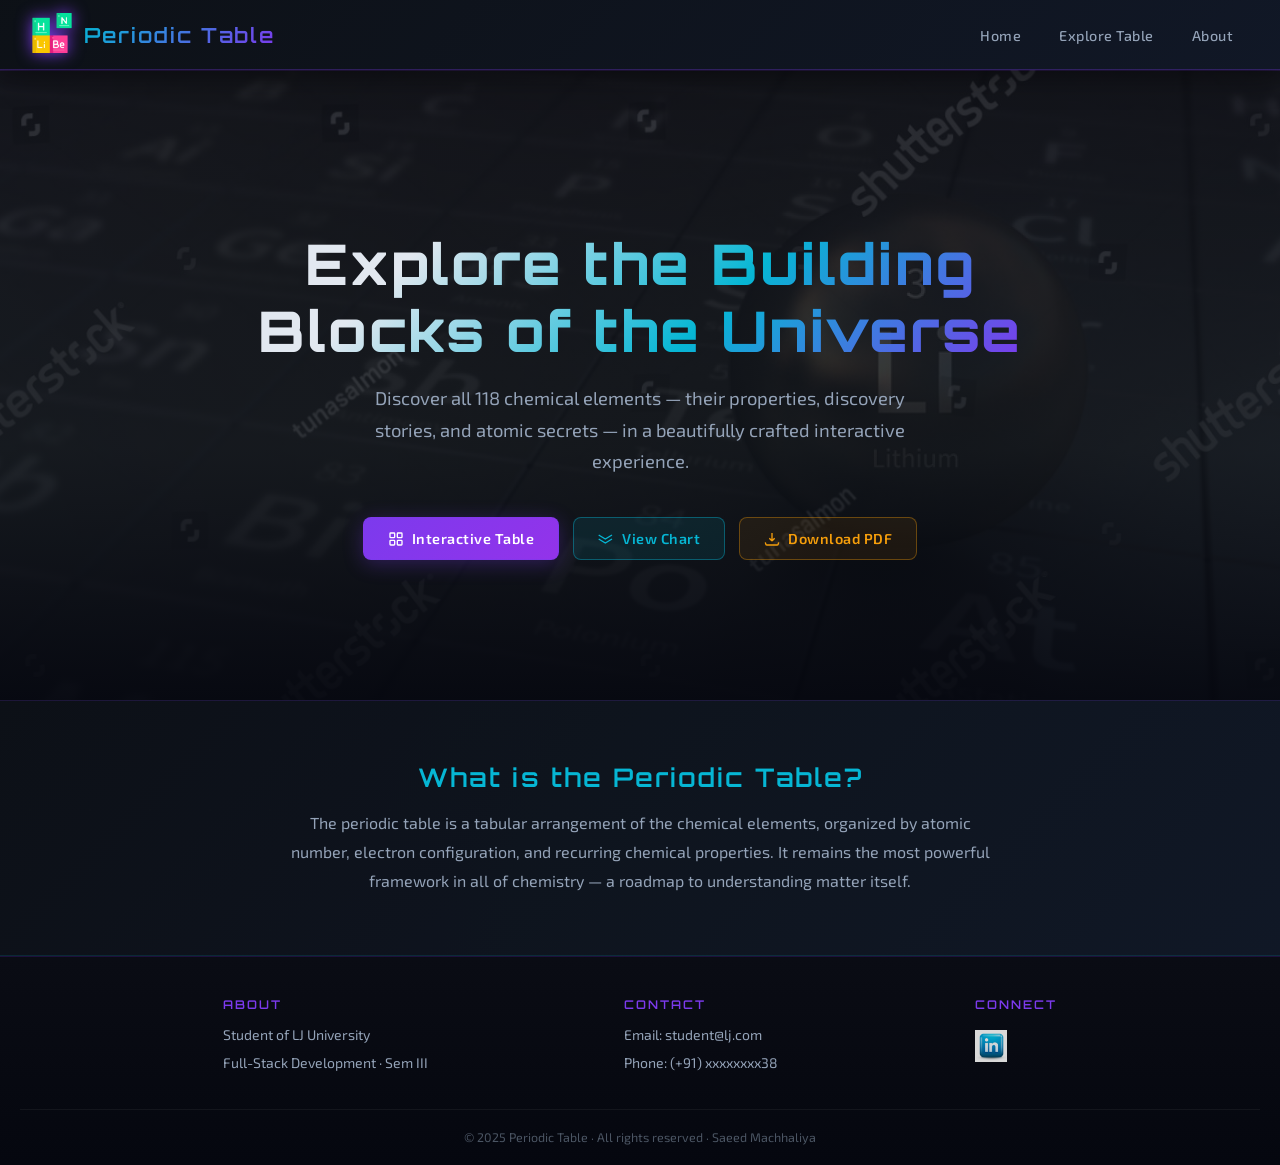
<file: index.html>
<!DOCTYPE html>
<html lang="en">
<head>
  <meta charset="UTF-8" />
  <meta name="viewport" content="width=device-width, initial-scale=1.0" />
  <meta name="description" content="Explore all 118 chemical elements with their properties, history, and facts — in a stunning interactive periodic table." />
  <title>Periodic Table — Interactive Element Explorer</title>
  <link rel="icon" href="assets/periodic-table.png" type="image/png" />
  <link rel="stylesheet" href="style/style.css" />
</head>
<body>

  <!-- ═══════════════════════ HEADER ═══════════════════════ -->
  <header>
    <div class="logo">
      <a href="index.html"><img src="assets/periodic-table.png" alt="Periodic Table Logo" /></a>
      <h1>Periodic Table</h1>
    </div>
    <nav aria-label="Main navigation">
      <ul>
        <li><a href="#home">Home</a></li>
        <li><a href="periodicTable.html">Explore Table</a></li>
        <li><a href="about.html">About</a></li>
      </ul>
    </nav>
  </header>

  <!-- ═══════════════════════ MAIN ═══════════════════════ -->
  <main>

    <!-- Hero Section -->
    <section id="home">
      <h2>Explore the Building<br/>Blocks of the Universe</h2>
      <p>Discover all 118 chemical elements — their properties, discovery stories, and atomic secrets — in a beautifully crafted interactive experience.</p>

      <div class="btn-group">
        <a href="periodicTable.html" class="btn btn-primary" id="btn-explore-table">
          <svg width="16" height="16" fill="none" stroke="currentColor" stroke-width="2" viewBox="0 0 24 24"><rect x="3" y="3" width="7" height="7" rx="1"/><rect x="14" y="3" width="7" height="7" rx="1"/><rect x="3" y="14" width="7" height="7" rx="1"/><rect x="14" y="14" width="7" height="7" rx="1"/></svg>
          Interactive Table
        </a>
        <a href="assets/PeriodicTable.png" class="btn btn-secondary" id="btn-view-chart" target="_blank">
          <svg width="16" height="16" fill="none" stroke="currentColor" stroke-width="2" viewBox="0 0 24 24"><path d="M1 6l10 6 10-6"/><path d="M1 12l10 6 10-6"/></svg>
          View Chart
        </a>
        <a href="assets/PeriodicTableMuted2018.pdf" class="btn btn-outline" id="btn-download-pdf" target="_blank">
          <svg width="16" height="16" fill="none" stroke="currentColor" stroke-width="2" viewBox="0 0 24 24"><path d="M12 15V3m0 12l-4-4m4 4l4-4"/><path d="M2 17l.621 2.485A2 2 0 004.561 21h14.878a2 2 0 001.94-1.515L22 17"/></svg>
          Download PDF
        </a>
      </div>
    </section>

    <!-- About Blurb -->
    <section id="about">
      <h2>What is the Periodic Table?</h2>
      <p>The periodic table is a tabular arrangement of the chemical elements, organized by atomic number, electron configuration, and recurring chemical properties. It remains the most powerful framework in all of chemistry — a roadmap to understanding matter itself.</p>
    </section>

  </main>

  <!-- ═══════════════════════ FOOTER ═══════════════════════ -->
  <footer class="footer">
    <div class="footer-content">
      <div class="footer-section">
        <h3>About</h3>
        <p>Student of LJ University</p>
        <p>Full-Stack Development · Sem III</p>
      </div>
      <div class="footer-section">
        <h3>Contact</h3>
        <p>Email: student@lj.com</p>
        <p>Phone: (+91) xxxxxxxx38</p>
      </div>
      <div class="footer-section">
        <h3>Connect</h3>
        <a href="https://www.linkedin.com/in/saeed-machhaliya-464907284" target="_blank" aria-label="LinkedIn Profile">
          <img src="assets/linkedin-logo-3D.webp" alt="LinkedIn" />
        </a>
      </div>
    </div>
    <p class="footer-bottom">© 2025 Periodic Table · All rights reserved · Saeed Machhaliya</p>
  </footer>

</body>
</html>
</file>
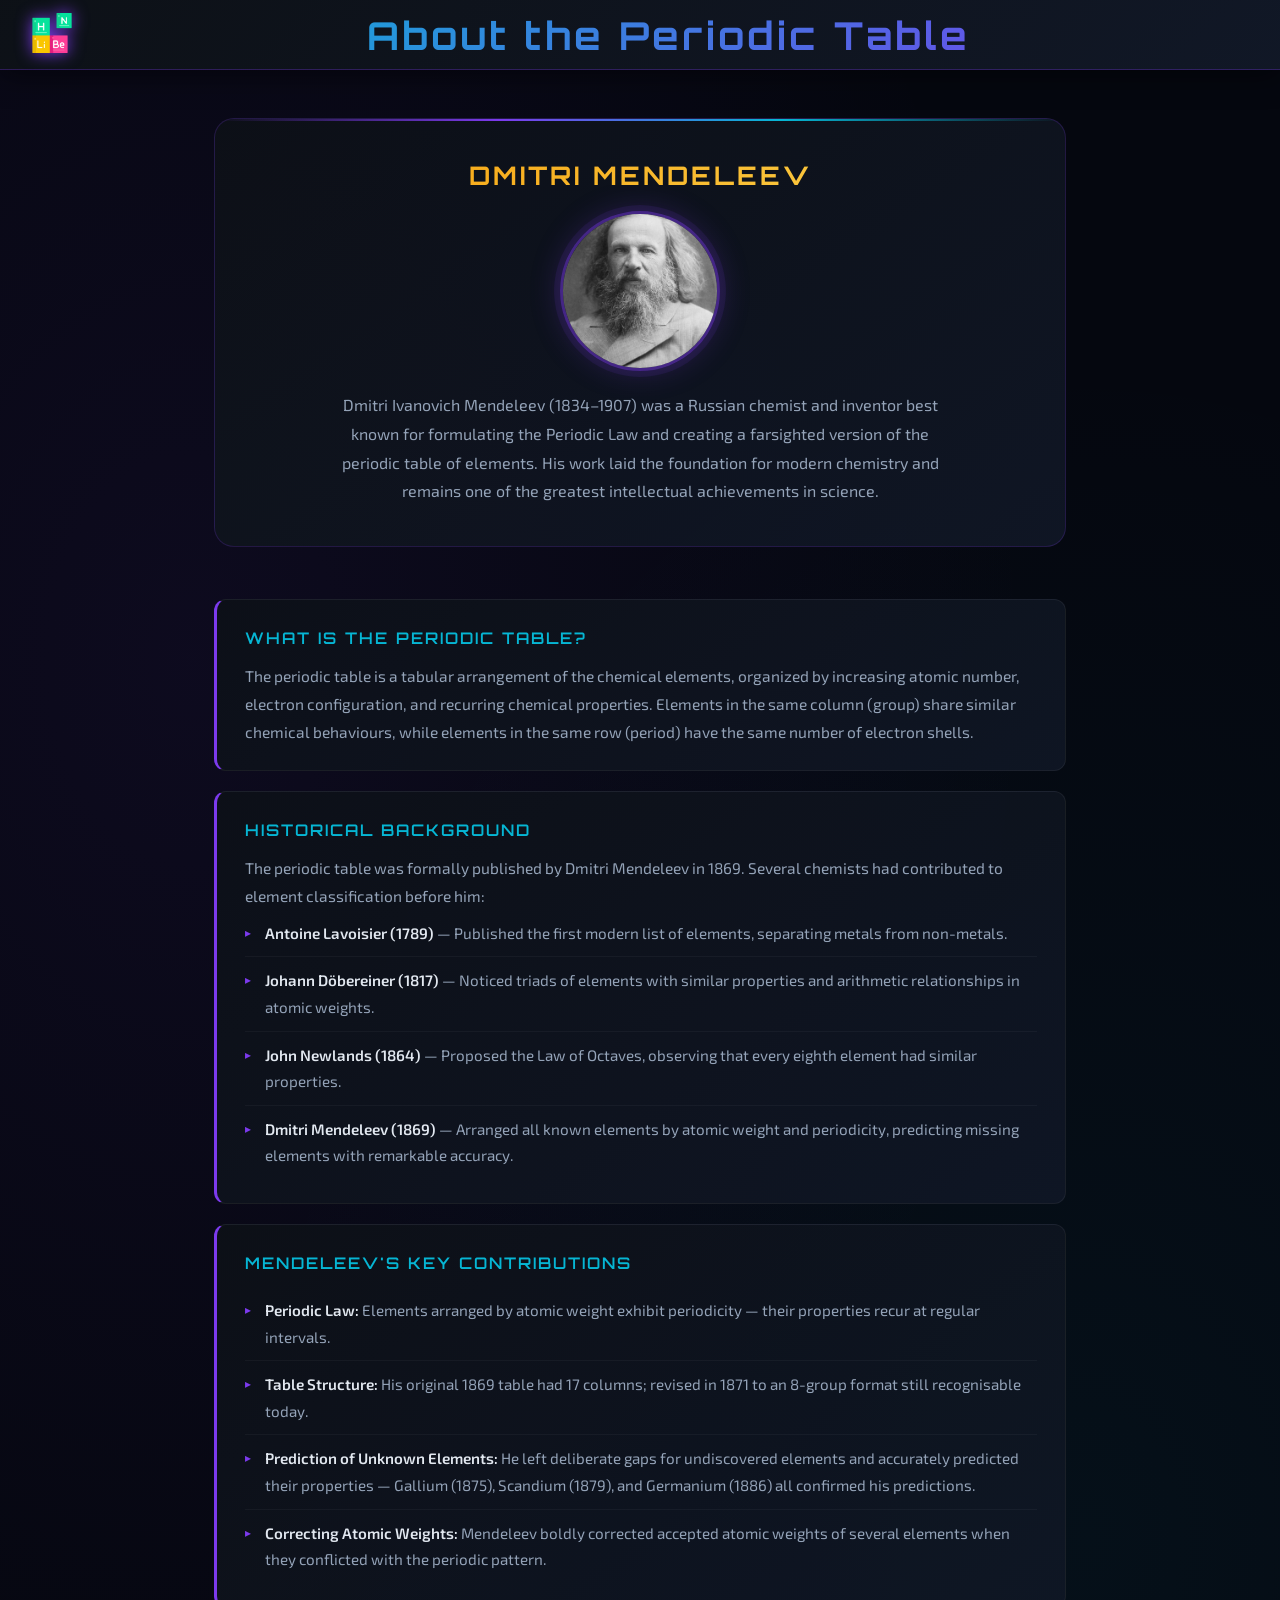
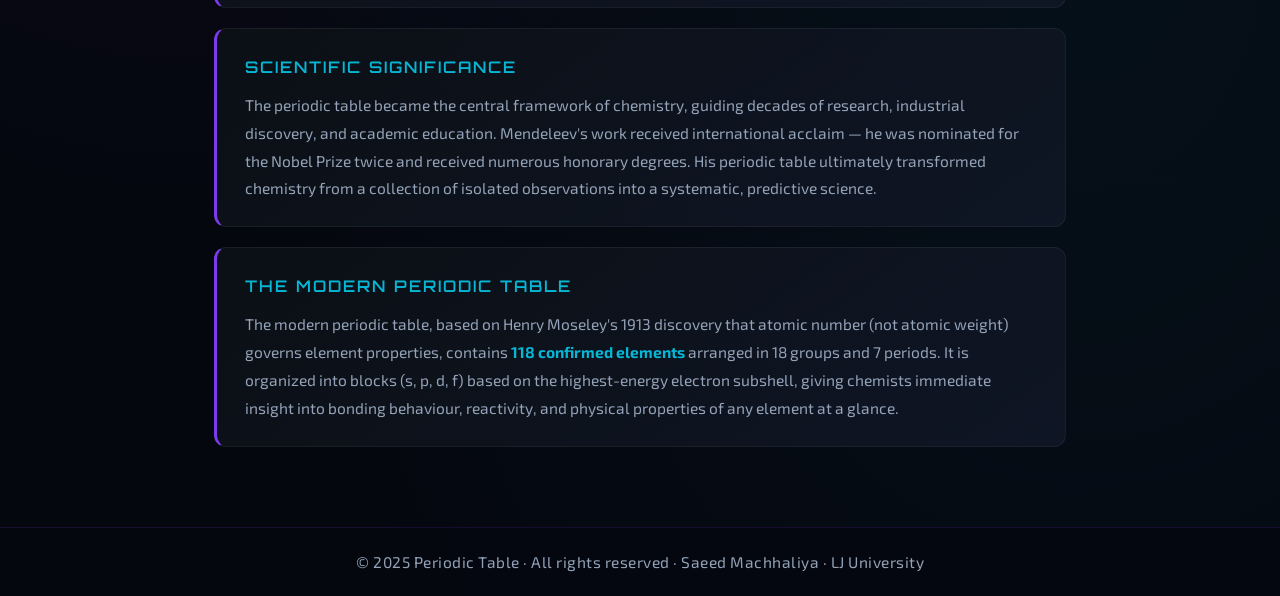
<file: about.html>
<!DOCTYPE html>
<html lang="en">
<head>
  <meta charset="UTF-8" />
  <meta name="viewport" content="width=device-width, initial-scale=1.0" />
  <meta name="description" content="Learn about the history of the Periodic Table, Dmitri Mendeleev's contributions, and the significance of chemical element classification." />
  <title>About the Periodic Table — History &amp; Discovery</title>
  <link rel="icon" href="assets/periodic-table.png" type="image/png" />
  <link rel="stylesheet" href="style/about.css" />
</head>
<body>

  <!-- ═══════════════════════ HEADER ═══════════════════════ -->
  <header>
    <a href="index.html" aria-label="Go to home page">
      <img src="assets/periodic-table.png" alt="Periodic Table Logo" />
    </a>
    <h1 class="head">About the Periodic Table</h1>
  </header>

  <!-- ═══════════════════════ MAIN ═══════════════════════ -->
  <main>

    <!-- Inventor Spotlight -->
    <section class="inventor">
      <h2>Dmitri Mendeleev</h2>
      <img src="assets/mendeleev.jpg" alt="Portrait of Dmitri Mendeleev" />
      <p>
        Dmitri Ivanovich Mendeleev (1834–1907) was a Russian chemist and inventor
        best known for formulating the Periodic Law and creating a farsighted version
        of the periodic table of elements. His work laid the foundation for modern
        chemistry and remains one of the greatest intellectual achievements in science.
      </p>
    </section>

    <!-- Definition -->
    <section class="definition">
      <h2>What is the Periodic Table?</h2>
      <p>
        The periodic table is a tabular arrangement of the chemical elements,
        organized by increasing atomic number, electron configuration, and
        recurring chemical properties. Elements in the same column (group) share
        similar chemical behaviours, while elements in the same row (period) have
        the same number of electron shells.
      </p>
    </section>

    <!-- Historical Background -->
    <section class="historical-background">
      <h2>Historical Background</h2>
      <p>
        The periodic table was formally published by Dmitri Mendeleev in 1869.
        Several chemists had contributed to element classification before him:
      </p>
      <ul>
        <li><strong>Antoine Lavoisier (1789)</strong> — Published the first modern list of elements, separating metals from non-metals.</li>
        <li><strong>Johann Döbereiner (1817)</strong> — Noticed triads of elements with similar properties and arithmetic relationships in atomic weights.</li>
        <li><strong>John Newlands (1864)</strong> — Proposed the Law of Octaves, observing that every eighth element had similar properties.</li>
        <li><strong>Dmitri Mendeleev (1869)</strong> — Arranged all known elements by atomic weight and periodicity, predicting missing elements with remarkable accuracy.</li>
      </ul>
    </section>

    <!-- Mendeleev's Contributions -->
    <section class="mendeleev-contributions">
      <h2>Mendeleev's Key Contributions</h2>
      <ul>
        <li>
          <strong>Periodic Law:</strong> Elements arranged by atomic weight exhibit
          periodicity — their properties recur at regular intervals.
        </li>
        <li>
          <strong>Table Structure:</strong> His original 1869 table had 17 columns;
          revised in 1871 to an 8-group format still recognisable today.
        </li>
        <li>
          <strong>Prediction of Unknown Elements:</strong> He left deliberate gaps
          for undiscovered elements and accurately predicted their properties —
          Gallium (1875), Scandium (1879), and Germanium (1886) all confirmed his predictions.
        </li>
        <li>
          <strong>Correcting Atomic Weights:</strong> Mendeleev boldly corrected
          accepted atomic weights of several elements when they conflicted with the periodic pattern.
        </li>
      </ul>
    </section>

    <!-- Significance -->
    <section class="significance">
      <h2>Scientific Significance</h2>
      <p>
        The periodic table became the central framework of chemistry, guiding
        decades of research, industrial discovery, and academic education.
        Mendeleev's work received international acclaim — he was nominated for the
        Nobel Prize twice and received numerous honorary degrees. His periodic table
        ultimately transformed chemistry from a collection of isolated observations
        into a systematic, predictive science.
      </p>
    </section>

    <!-- Modern Table -->
    <section class="modern-table">
      <h2>The Modern Periodic Table</h2>
      <p>
        The modern periodic table, based on Henry Moseley's 1913 discovery that
        atomic number (not atomic weight) governs element properties, contains
        <strong style="color:#06b6d4">118 confirmed elements</strong> arranged in
        18 groups and 7 periods. It is organized into blocks (s, p, d, f) based on
        the highest-energy electron subshell, giving chemists immediate insight into
        bonding behaviour, reactivity, and physical properties of any element at a glance.
      </p>
    </section>

  </main>

  <!-- ═══════════════════════ FOOTER ═══════════════════════ -->
  <footer>
    <p>© 2025 Periodic Table · All rights reserved · Saeed Machhaliya · LJ University</p>
  </footer>

</body>
</html>
</file>
<file: style/style.css>
/* =============================================
   COSMIC PERIODIC TABLE — SHARED STYLES
   Theme: Deep Space Dark with Neon Accents
   ============================================= */

@import url('https://fonts.googleapis.com/css2?family=Orbitron:wght@400;600;800&family=Exo+2:wght@300;400;600;700&family=Space+Mono:wght@400;700&display=swap');

:root {
  --bg-dark: #05070f;
  --bg-card: #0d1117;
  --bg-surface: #111827;
  --accent-primary: #7c3aed;   /* violet */
  --accent-secondary: #06b6d4; /* cyan */
  --accent-gold: #f59e0b;      /* amber */
  --accent-rose: #f43f5e;      /* rose */
  --text-primary: #e2e8f0;
  --text-secondary: #94a3b8;
  --text-muted: #4b5563;
  --border-glow: rgba(124, 58, 237, 0.4);
  --glow-cyan: rgba(6, 182, 212, 0.3);
  --glow-gold: rgba(245, 158, 11, 0.3);
}

* {
  box-sizing: border-box;
  margin: 0;
  padding: 0;
}

body {
  font-family: 'Exo 2', sans-serif;
  background-color: var(--bg-dark);
  background-image:
    radial-gradient(ellipse at 20% 20%, rgba(124,58,237,0.08) 0%, transparent 50%),
    radial-gradient(ellipse at 80% 80%, rgba(6,182,212,0.06) 0%, transparent 50%),
    url("data:image/svg+xml,%3Csvg width='60' height='60' viewBox='0 0 60 60' xmlns='http://www.w3.org/2000/svg'%3E%3Cg fill='none' fill-rule='evenodd'%3E%3Cg fill='%239C92AC' fill-opacity='0.03'%3E%3Ccircle cx='30' cy='30' r='1'/%3E%3C/g%3E%3C/g%3E%3C/svg%3E");
  color: var(--text-primary);
  min-height: 100vh;
}

/* ─── HEADER ─── */
header {
  background: linear-gradient(135deg, rgba(13,17,23,0.98) 0%, rgba(17,24,39,0.98) 100%);
  backdrop-filter: blur(20px);
  border-bottom: 1px solid rgba(124, 58, 237, 0.3);
  padding: 0 2rem;
  height: 70px;
  display: flex;
  justify-content: space-between;
  align-items: center;
  position: sticky;
  top: 0;
  z-index: 50;
  box-shadow: 0 4px 30px rgba(0,0,0,0.5), 0 1px 0 rgba(124,58,237,0.2);
}

.logo {
  display: flex;
  align-items: center;
  gap: 12px;
  text-decoration: none;
}

.logo img {
  width: 40px;
  height: 40px;
  filter: drop-shadow(0 0 8px var(--accent-primary));
  transition: filter 0.3s ease;
}

.logo:hover img {
  filter: drop-shadow(0 0 14px var(--accent-secondary));
}

h1 {
  font-family: 'Orbitron', sans-serif;
  font-size: 1.3rem;
  font-weight: 600;
  color: var(--text-primary);
  letter-spacing: 2px;
  background: linear-gradient(135deg, var(--accent-secondary), var(--accent-primary));
  -webkit-background-clip: text;
  -webkit-text-fill-color: transparent;
  background-clip: text;
}

/* ─── NAV ─── */
nav ul {
  list-style: none;
  display: flex;
  gap: 8px;
}

nav ul li a {
  color: var(--text-secondary);
  text-decoration: none;
  font-family: 'Exo 2', sans-serif;
  font-size: 0.9rem;
  font-weight: 500;
  letter-spacing: 0.5px;
  padding: 6px 14px;
  border-radius: 6px;
  border: 1px solid transparent;
  transition: all 0.25s ease;
}

nav ul li a:hover {
  color: var(--accent-secondary);
  border-color: rgba(6, 182, 212, 0.3);
  background: rgba(6, 182, 212, 0.05);
  text-decoration: none;
}

/* ─── MAIN / HOME ─── */
main {
  min-height: calc(100vh - 70px - 160px);
  padding: 0;
  position: relative;
  overflow: hidden;
}

/* Hero Section */
#home {
  min-height: 70vh;
  display: flex;
  flex-direction: column;
  align-items: center;
  justify-content: center;
  text-align: center;
  padding: 80px 40px 60px;
  background-image: url('../assets/backmain.jpg');
  background-size: cover;
  background-position: center;
  position: relative;
}

#home::before {
  content: '';
  position: absolute;
  inset: 0;
  background: linear-gradient(
    180deg,
    rgba(5,7,15,0.75) 0%,
    rgba(13,17,23,0.85) 60%,
    rgba(5,7,15,0.97) 100%
  );
}

#home > * {
  position: relative;
  z-index: 1;
}

#home h2 {
  font-family: 'Orbitron', sans-serif;
  font-size: clamp(2rem, 5vw, 3.5rem);
  font-weight: 800;
  background: linear-gradient(135deg, #e2e8f0 20%, var(--accent-secondary) 60%, var(--accent-primary) 100%);
  -webkit-background-clip: text;
  -webkit-text-fill-color: transparent;
  background-clip: text;
  margin-bottom: 1.2rem;
  line-height: 1.2;
  letter-spacing: 2px;
}

#home p {
  font-size: 1.15rem;
  color: var(--text-secondary);
  max-width: 560px;
  margin: 0 auto 2.5rem;
  line-height: 1.7;
}

/* Button Group */
.btn-group {
  display: flex;
  flex-wrap: wrap;
  gap: 14px;
  justify-content: center;
}

.btn {
  display: inline-flex;
  align-items: center;
  gap: 8px;
  padding: 12px 24px;
  font-family: 'Exo 2', sans-serif;
  font-size: 0.9rem;
  font-weight: 600;
  letter-spacing: 0.5px;
  text-decoration: none;
  border-radius: 8px;
  border: 1px solid transparent;
  cursor: pointer;
  transition: all 0.3s ease;
  position: relative;
  overflow: hidden;
}

.btn::before {
  content: '';
  position: absolute;
  inset: 0;
  opacity: 0;
  transition: opacity 0.3s ease;
  background: linear-gradient(135deg, rgba(255,255,255,0.1), transparent);
}

.btn:hover::before { opacity: 1; }

.btn-primary {
  background: linear-gradient(135deg, var(--accent-primary), #9333ea);
  color: white;
  border-color: rgba(124,58,237,0.5);
  box-shadow: 0 4px 20px rgba(124,58,237,0.3);
}
.btn-primary:hover {
  transform: translateY(-2px);
  box-shadow: 0 8px 30px rgba(124,58,237,0.5);
}

.btn-secondary {
  background: rgba(6,182,212,0.1);
  color: var(--accent-secondary);
  border-color: rgba(6,182,212,0.4);
}
.btn-secondary:hover {
  background: rgba(6,182,212,0.2);
  transform: translateY(-2px);
  box-shadow: 0 8px 24px rgba(6,182,212,0.2);
}

.btn-outline {
  background: rgba(245,158,11,0.08);
  color: var(--accent-gold);
  border-color: rgba(245,158,11,0.35);
}
.btn-outline:hover {
  background: rgba(245,158,11,0.15);
  transform: translateY(-2px);
  box-shadow: 0 8px 24px rgba(245,158,11,0.2);
}

/* About section on home page */
#about {
  background: linear-gradient(135deg, rgba(13,17,23,0.95), rgba(17,24,39,0.95));
  border-top: 1px solid rgba(124,58,237,0.15);
  border-bottom: 1px solid rgba(6,182,212,0.15);
  padding: 60px 40px;
  text-align: center;
}

#about h2 {
  font-family: 'Orbitron', sans-serif;
  font-size: 1.6rem;
  font-weight: 600;
  color: var(--accent-secondary);
  margin-bottom: 1rem;
  letter-spacing: 2px;
}

#about p {
  color: var(--text-secondary);
  font-size: 1rem;
  line-height: 1.8;
  max-width: 700px;
  margin: 0 auto;
}

/* ─── FOOTER ─── */
.footer {
  background: linear-gradient(180deg, #0a0c14 0%, #05070f 100%);
  border-top: 1px solid rgba(124,58,237,0.2);
  padding: 40px 20px 20px;
  font-size: 0.875rem;
}

.footer-content {
  display: flex;
  justify-content: space-around;
  align-items: flex-start;
  flex-wrap: wrap;
  gap: 30px;
  max-width: 1000px;
  margin: 0 auto 30px;
}

.footer-section h3 {
  font-family: 'Orbitron', sans-serif;
  font-size: 0.75rem;
  font-weight: 600;
  letter-spacing: 2px;
  text-transform: uppercase;
  color: var(--accent-primary);
  margin-bottom: 12px;
}

.footer-section p {
  color: var(--text-secondary);
  margin: 5px 0;
  line-height: 1.6;
}

.footer-section img {
  width: 32px;
  height: 32px;
  margin-top: 6px;
  transition: transform 0.3s ease, filter 0.3s ease;
  filter: brightness(0.85);
}

.footer-section img:hover {
  transform: scale(1.15) translateY(-2px);
  filter: brightness(1) drop-shadow(0 0 8px var(--accent-secondary));
}

.footer-bottom {
  text-align: center;
  font-size: 0.78rem;
  color: var(--text-muted);
  padding-top: 20px;
  border-top: 1px solid rgba(255,255,255,0.05);
}

/* ─── SPECIALHEADER (periodicTable.html h1) ─── */
.specialHeader {
  font-family: 'Orbitron', sans-serif !important;
  font-size: clamp(1.2rem, 3vw, 2rem) !important;
  font-weight: 700 !important;
  font-style: normal !important;
  letter-spacing: 3px !important;
  background: linear-gradient(135deg, var(--accent-secondary), var(--accent-primary));
  -webkit-background-clip: text;
  -webkit-text-fill-color: transparent;
  background-clip: text;
  text-shadow: none !important;
  padding: 0 !important;
}

/* ─── SECTION (generic) ─── */
section {
  background: transparent;
  border-radius: 0;
  margin: 0;
  padding: 0;
}
</file>
<file: style/about.css>
/* =============================================
   ABOUT PAGE — COSMIC DARK THEME
   ============================================= */

@import url('https://fonts.googleapis.com/css2?family=Orbitron:wght@400;600;800&family=Exo+2:wght@300;400;600;700&display=swap');

:root {
  --bg-dark: #05070f;
  --bg-card: #0d1117;
  --bg-surface: #111827;
  --accent-primary: #7c3aed;
  --accent-secondary: #06b6d4;
  --accent-gold: #f59e0b;
  --text-primary: #e2e8f0;
  --text-secondary: #94a3b8;
  --text-muted: #4b5563;
}

* { box-sizing: border-box; margin: 0; padding: 0; }

body {
  font-family: 'Exo 2', sans-serif;
  background-color: var(--bg-dark);
  background-image:
    radial-gradient(ellipse at 15% 30%, rgba(124,58,237,0.07) 0%, transparent 55%),
    radial-gradient(ellipse at 85% 70%, rgba(6,182,212,0.05) 0%, transparent 55%);
  color: var(--text-primary);
  min-height: 100vh;
}

/* ─── HEADER ─── */
header {
  background: linear-gradient(135deg, rgba(13,17,23,0.98), rgba(17,24,39,0.98));
  border-bottom: 1px solid rgba(124,58,237,0.3);
  padding: 0 2rem;
  height: 70px;
  display: flex;
  align-items: center;
  gap: 16px;
  position: sticky;
  top: 0;
  z-index: 50;
  box-shadow: 0 4px 30px rgba(0,0,0,0.5);
}

header a img {
  width: 40px;
  height: 40px;
  filter: drop-shadow(0 0 8px var(--accent-primary));
  transition: filter 0.3s;
}
header a img:hover {
  filter: drop-shadow(0 0 14px var(--accent-secondary));
}

/* ─── HERO BANNER ─── */
.head {
  font-family: 'Orbitron', sans-serif;
  font-size: clamp(1.4rem, 4vw, 2.4rem);
  font-weight: 700;
  letter-spacing: 3px;
  text-align: center;
  background: linear-gradient(135deg, var(--accent-secondary), var(--accent-primary));
  -webkit-background-clip: text;
  -webkit-text-fill-color: transparent;
  background-clip: text;
  padding: 0;
  flex: 1;
}

/* ─── MAIN ─── */
main {
  max-width: 900px;
  margin: 0 auto;
  padding: 48px 24px 60px;
}

/* ─── INVENTOR SECTION ─── */
.inventor {
  text-align: center;
  margin-bottom: 52px;
  padding: 40px;
  background: linear-gradient(145deg, rgba(13,17,23,0.9), rgba(17,24,39,0.9));
  border: 1px solid rgba(124,58,237,0.2);
  border-radius: 20px;
  position: relative;
  overflow: hidden;
}

.inventor::before {
  content: '';
  position: absolute;
  top: 0; left: 0; right: 0;
  height: 2px;
  background: linear-gradient(90deg, transparent, var(--accent-primary), var(--accent-secondary), transparent);
}

.inventor h2 {
  font-family: 'Orbitron', sans-serif;
  font-size: 1.6rem;
  font-weight: 700;
  letter-spacing: 3px;
  text-transform: uppercase;
  background: linear-gradient(135deg, var(--accent-gold), #fcd34d);
  -webkit-background-clip: text;
  -webkit-text-fill-color: transparent;
  background-clip: text;
  margin-bottom: 20px;
}

.inventor img {
  width: 160px;
  height: 160px;
  border-radius: 50%;
  border: 3px solid rgba(124,58,237,0.5);
  object-fit: cover;
  margin: 0 auto 20px;
  display: block;
  box-shadow:
    0 0 0 6px rgba(124,58,237,0.1),
    0 0 30px rgba(124,58,237,0.25);
  transition: all 0.4s ease;
}

.inventor img:hover {
  border-color: var(--accent-secondary);
  box-shadow:
    0 0 0 6px rgba(6,182,212,0.1),
    0 0 40px rgba(6,182,212,0.3);
  transform: scale(1.04);
}

.inventor p {
  color: var(--text-secondary);
  font-size: 1rem;
  line-height: 1.8;
  max-width: 600px;
  margin: 0 auto;
}

/* ─── CONTENT SECTIONS ─── */
.definition,
.historical-background,
.mendeleev-contributions,
.significance,
.modern-table {
  background: linear-gradient(145deg, rgba(13,17,23,0.85), rgba(17,24,39,0.85));
  border: 1px solid rgba(255,255,255,0.06);
  border-left: 3px solid var(--accent-primary);
  border-radius: 12px;
  padding: 28px 28px 24px;
  margin-bottom: 20px;
  position: relative;
  transition: border-left-color 0.3s ease, box-shadow 0.3s ease;
}

.definition:hover          { border-left-color: var(--accent-secondary); box-shadow: 0 4px 24px rgba(6,182,212,0.08); }
.historical-background:hover { border-left-color: #8b5cf6; box-shadow: 0 4px 24px rgba(139,92,246,0.08); }
.mendeleev-contributions:hover { border-left-color: var(--accent-gold); box-shadow: 0 4px 24px rgba(245,158,11,0.08); }
.significance:hover        { border-left-color: #ec4899; box-shadow: 0 4px 24px rgba(236,72,153,0.08); }
.modern-table:hover        { border-left-color: #10b981; box-shadow: 0 4px 24px rgba(16,185,129,0.08); }

h2 {
  font-family: 'Orbitron', sans-serif;
  font-size: 1rem;
  font-weight: 600;
  letter-spacing: 2px;
  text-transform: uppercase;
  color: var(--accent-secondary);
  margin-bottom: 14px;
}

p {
  color: var(--text-secondary);
  font-size: 0.97rem;
  line-height: 1.8;
}

ul {
  list-style: none;
  margin: 0;
  padding: 0;
}

ul li {
  position: relative;
  padding: 10px 0 10px 20px;
  color: var(--text-secondary);
  font-size: 0.95rem;
  line-height: 1.75;
  border-bottom: 1px solid rgba(255,255,255,0.04);
}

ul li:last-child { border-bottom: none; }

ul li::before {
  content: '▸';
  position: absolute;
  left: 0;
  color: var(--accent-primary);
  font-size: 0.75rem;
  top: 12px;
}

ul li strong {
  color: var(--text-primary);
  font-weight: 600;
}

/* ─── FOOTER ─── */
footer {
  text-align: center;
  padding: 20px;
  background: rgba(5,7,15,0.9);
  border-top: 1px solid rgba(124,58,237,0.15);
  font-family: 'Exo 2', sans-serif;
  font-size: 0.82rem;
  color: var(--text-muted);
  letter-spacing: 0.5px;
}
</file>
